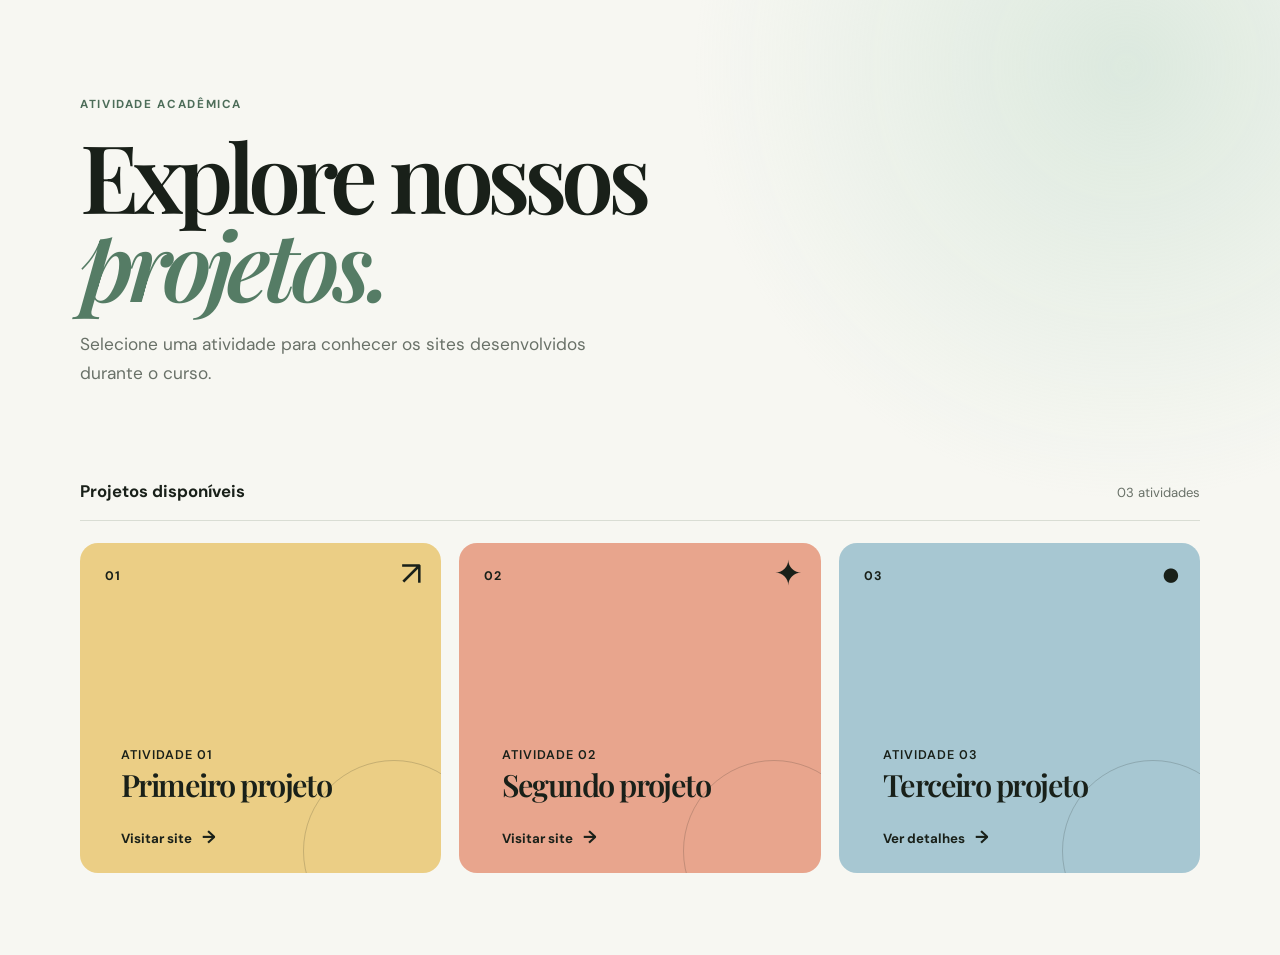
<file: index.html>
<!doctype html>
<html lang="pt-BR">
  <head>
    <meta charset="UTF-8" />
    <meta name="viewport" content="width=device-width, initial-scale=1.0" />
    <meta
      name="description"
      content="Página inicial da atividade acadêmica com acesso aos projetos."
    />
    <title>Atividade Acadêmica | Projetos</title>
    <link rel="preconnect" href="https://fonts.googleapis.com" />
    <link rel="preconnect" href="https://fonts.gstatic.com" crossorigin />
    <link
      href="https://fonts.googleapis.com/css2?family=DM+Sans:wght@400;500;600;700&family=Playfair+Display:wght@600;700&display=swap"
      rel="stylesheet"
    />
    <link rel="stylesheet" href="style.css" />
  </head>
  <body>
    <main class="page-shell">
      <header class="hero">
        <p class="eyebrow">Atividade acadêmica</p>
        <h1>Explore nossos<br /><em>projetos.</em></h1>
        <p class="intro">
          Selecione uma atividade para conhecer os sites desenvolvidos durante o curso.
        </p>
      </header>

      <section class="projects" aria-labelledby="projects-title">
        <div class="section-heading">
          <h2 id="projects-title">Projetos disponíveis</h2>
          <span>03 atividades</span>
        </div>

        <div class="card-grid">
          <a class="project-card card-amber" href="pagina1/" target="_blank" rel="noopener noreferrer">
            <div class="card-number">01</div>
            <div class="card-icon" aria-hidden="true">↗</div>
            <div class="card-content">
              <p>Atividade 01</p>
              <h3>Primeiro projeto</h3>
              <span>Visitar site <b>→</b></span>
            </div>
          </a>

          <a class="project-card card-coral" href="pagina2/" target="_blank" rel="noopener noreferrer">
            <div class="card-number">02</div>
            <div class="card-icon" aria-hidden="true">✦</div>
            <div class="card-content">
              <p>Atividade 02</p>
              <h3>Segundo projeto</h3>
              <span>Visitar site <b>→</b></span>
            </div>
          </a>

          <a class="project-card card-blue" href="pagina3/">
            <div class="card-number">03</div>
            <div class="card-icon" aria-hidden="true">●</div>
            <div class="card-content">
              <p>Atividade 03</p>
              <h3>Terceiro projeto</h3>
              <span>Ver detalhes <b>→</b></span>
            </div>
          </a>
        </div>
      </section>
    </main>
  </body>
</html>
</file>
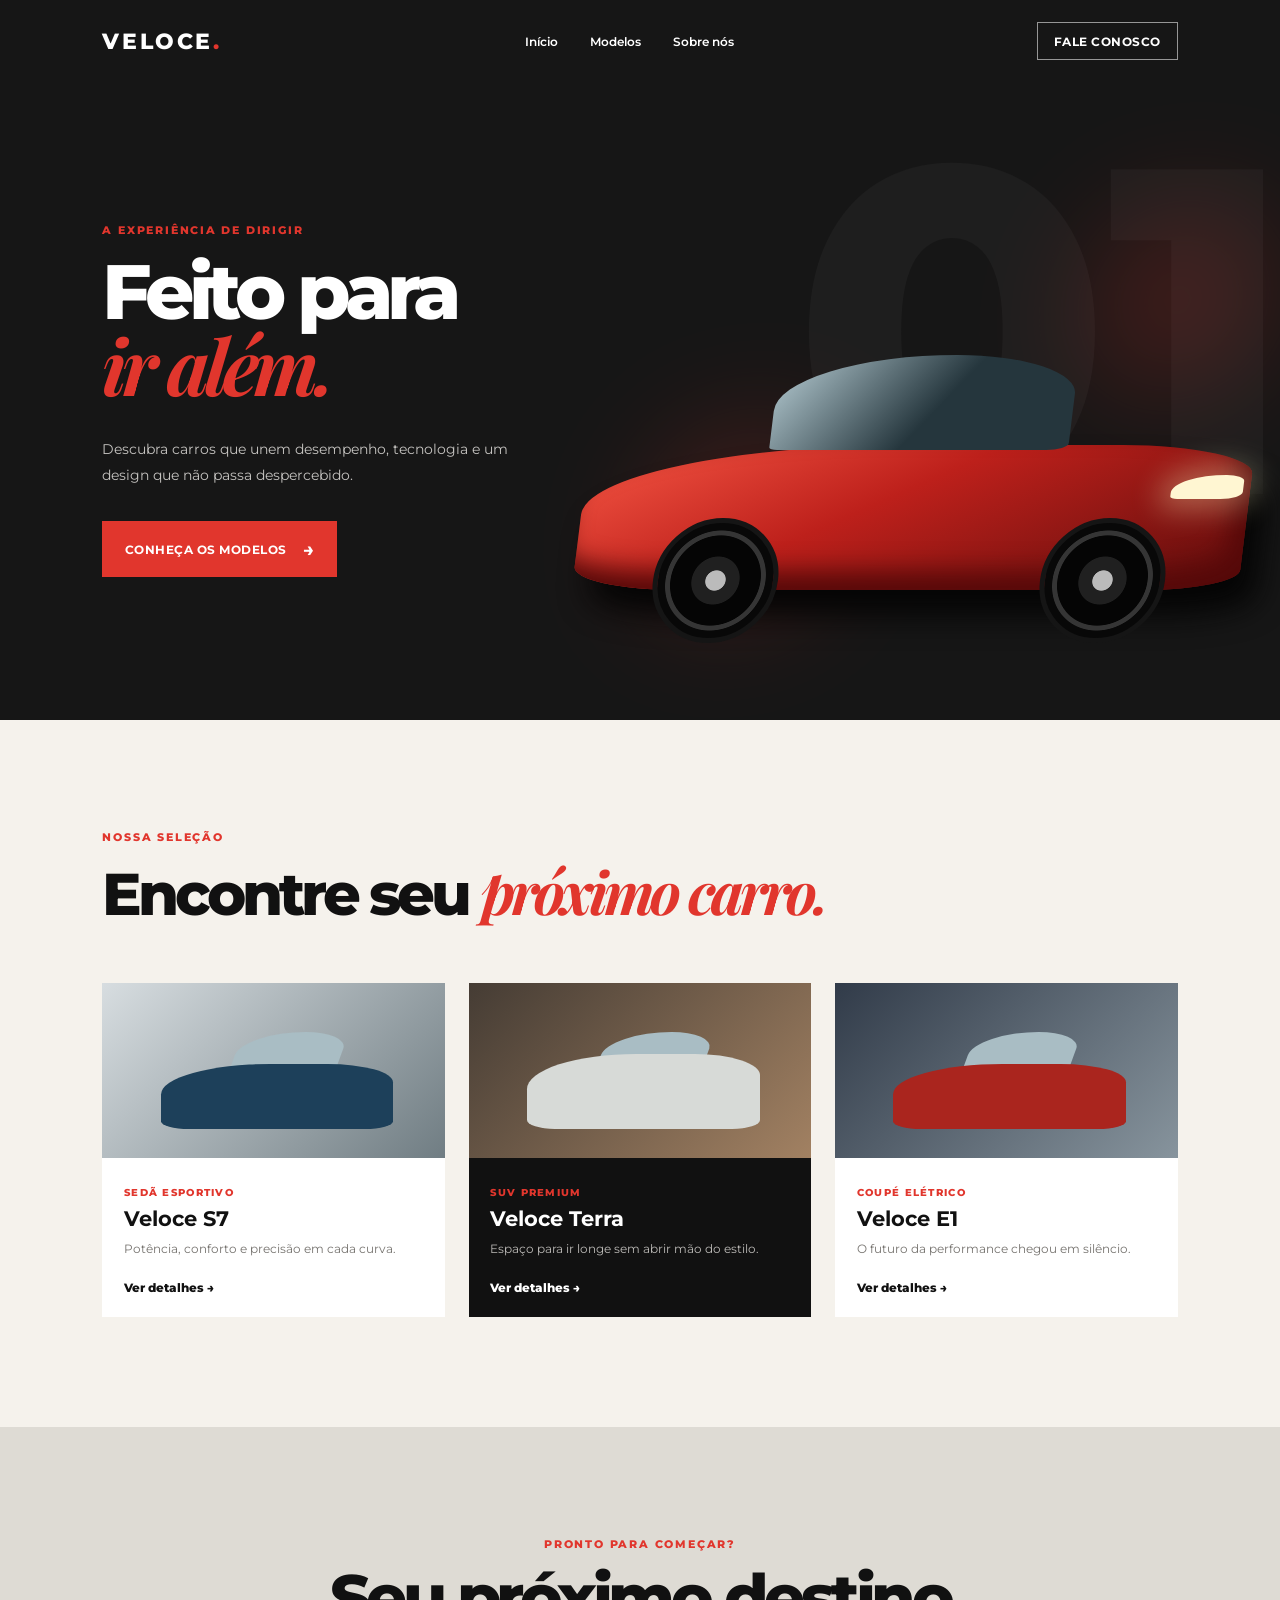
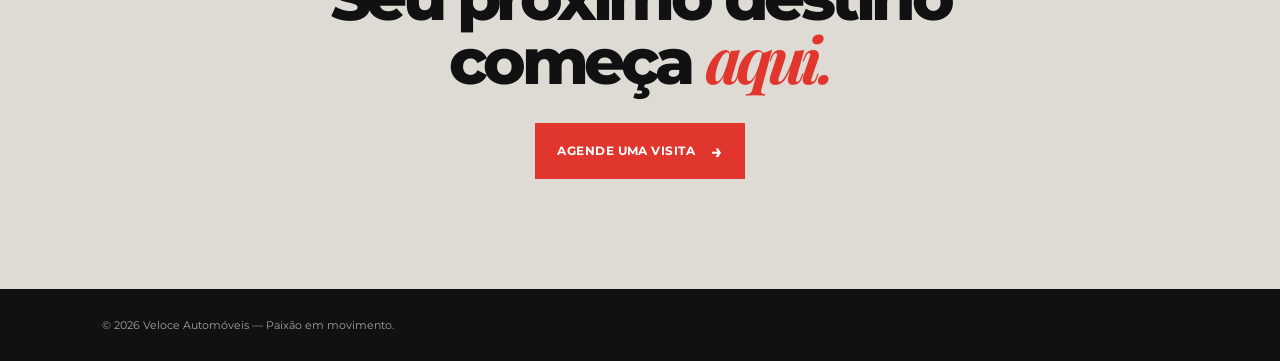
<file: pagina1/index.html>
<!DOCTYPE html>
<html lang="pt-BR">
<head>
  <meta charset="UTF-8">
  <meta name="viewport" content="width=device-width, initial-scale=1.0">
  <title>Veloce | Carros que inspiram</title>
  <link rel="preconnect" href="https://fonts.googleapis.com">
  <link rel="preconnect" href="https://fonts.gstatic.com" crossorigin>
  <link href="https://fonts.googleapis.com/css2?family=Montserrat:wght@400;500;600;700;800&family=Playfair+Display:ital,wght@0,700;0,800;1,700&display=swap" rel="stylesheet">
  <link rel="stylesheet" href="style.css">
</head>
<body>
  <header class="cabecalho">
    <a class="logo" href="#inicio">VELOCE<span>.</span></a>
    <nav>
      <a href="#inicio">Início</a>
      <a href="#modelos">Modelos</a>
      <a href="#sobre">Sobre nós</a>
    </nav>
    <a class="botao botao-contorno" href="#contato">Fale conosco</a>
  </header>

  <main>
    <section class="hero" id="inicio">
      <div class="hero-texto">
        <p class="etiqueta">A experiência de dirigir</p>
        <h1>Feito para<br><em>ir além.</em></h1>
        <p class="descricao">Descubra carros que unem desempenho, tecnologia e um design que não passa despercebido.</p>
        <a class="botao" href="#modelos">Conheça os modelos <span>→</span></a>
      </div>
      <div class="hero-carro" aria-label="Carro esportivo vermelho">
        <div class="luz luz-1"></div>
        <div class="luz luz-2"></div>
        <div class="carro-corpo"></div>
        <div class="carro-janela"></div>
        <div class="roda roda-esquerda"></div>
        <div class="roda roda-direita"></div>
        <div class="farol"></div>
      </div>
      <div class="numero-fundo">01</div>
    </section>

    <section class="modelos" id="modelos">
      <div class="titulo-secao">
        <p class="etiqueta">Nossa seleção</p>
        <h2>Encontre seu <em>próximo carro.</em></h2>
      </div>
      <div class="grade-carros">
        <article class="cartao">
          <div class="imagem-carro sedan"></div>
          <p class="tipo">Sedã esportivo</p>
          <h3>Veloce S7</h3>
          <p>Potência, conforto e precisão em cada curva.</p>
          <a href="#contato">Ver detalhes →</a>
        </article>
        <article class="cartao destaque">
          <div class="imagem-carro suv"></div>
          <p class="tipo">SUV premium</p>
          <h3>Veloce Terra</h3>
          <p>Espaço para ir longe sem abrir mão do estilo.</p>
          <a href="#contato">Ver detalhes →</a>
        </article>
        <article class="cartao">
          <div class="imagem-carro coupe"></div>
          <p class="tipo">Coupé elétrico</p>
          <h3>Veloce E1</h3>
          <p>O futuro da performance chegou em silêncio.</p>
          <a href="#contato">Ver detalhes →</a>
        </article>
      </div>
    </section>

    <section class="contato" id="contato">
      <p class="etiqueta">Pronto para começar?</p>
      <h2>Seu próximo destino<br>começa <em>aqui.</em></h2>
      <a class="botao" href="mailto:contato@veloce.com">Agende uma visita <span>→</span></a>
    </section>
  </main>

  <footer id="sobre">© 2026 Veloce Automóveis — Paixão em movimento.</footer>
</body>
</html>
</file>
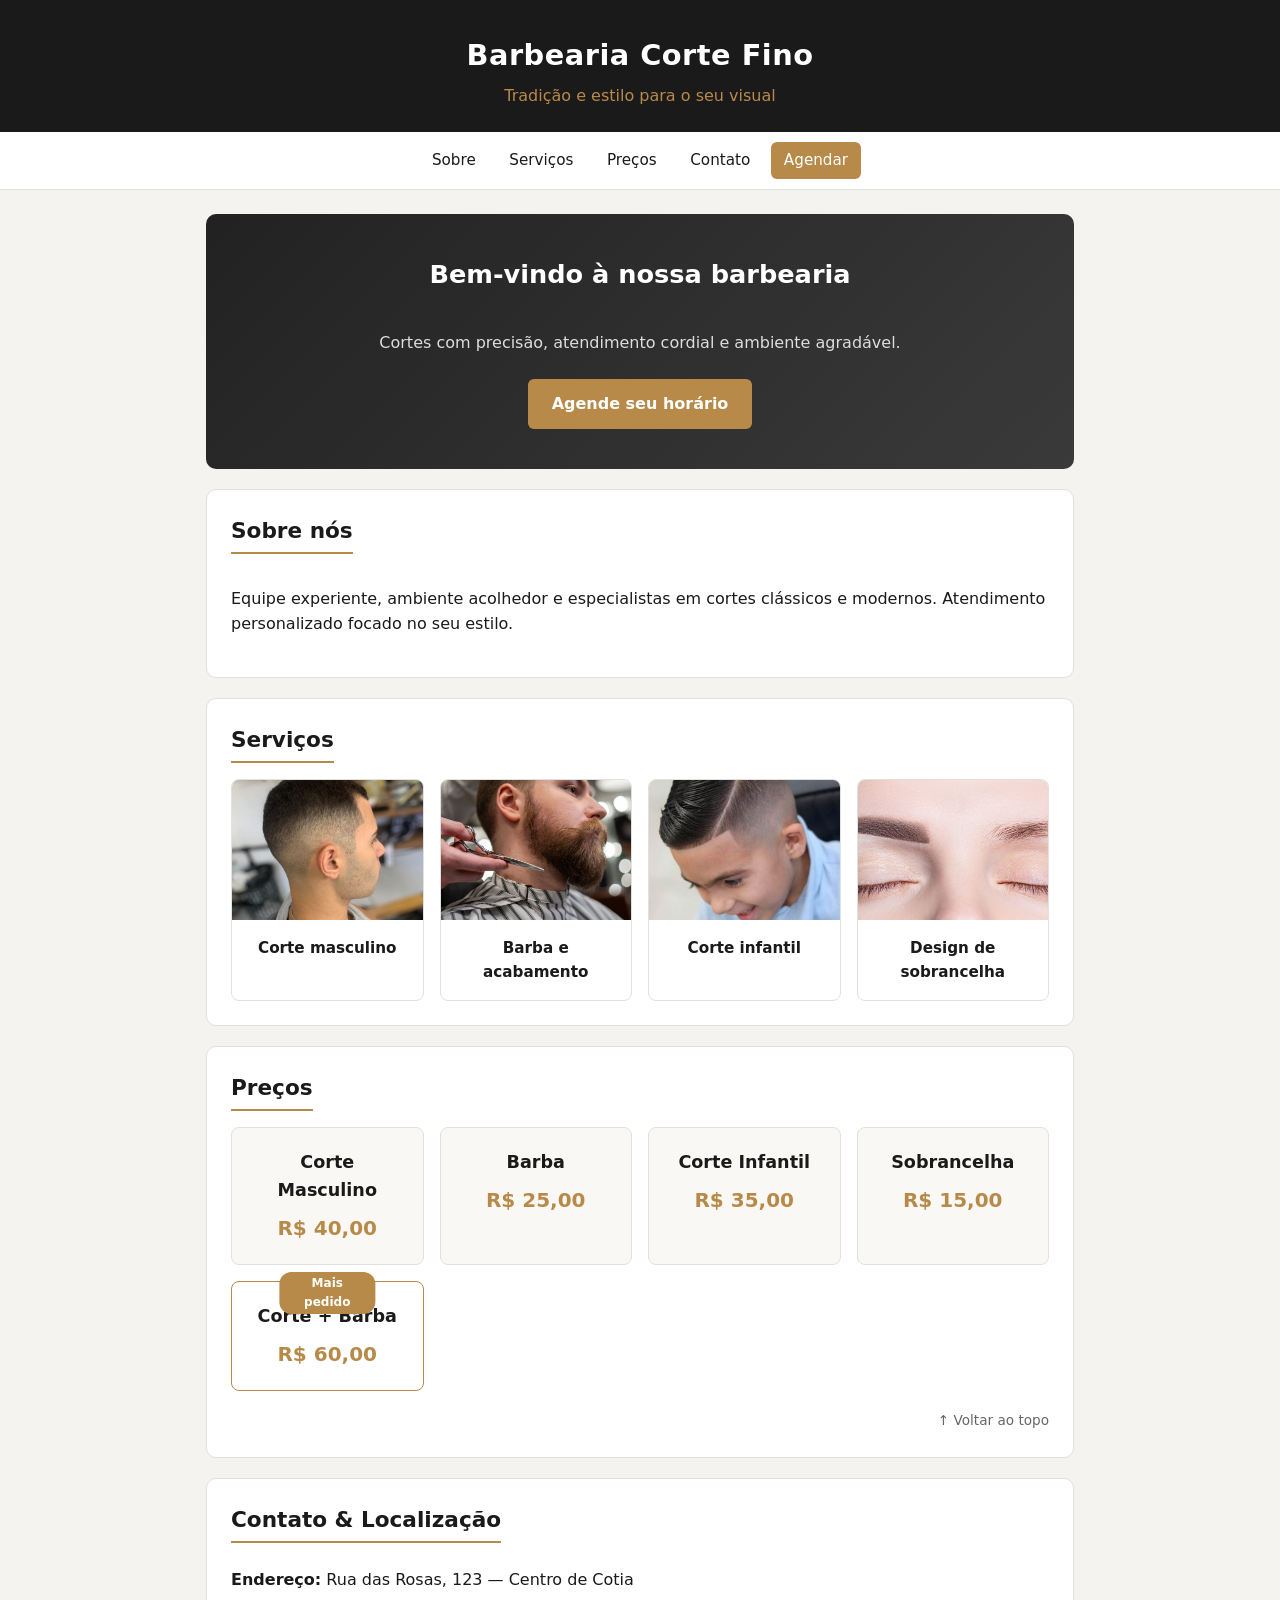
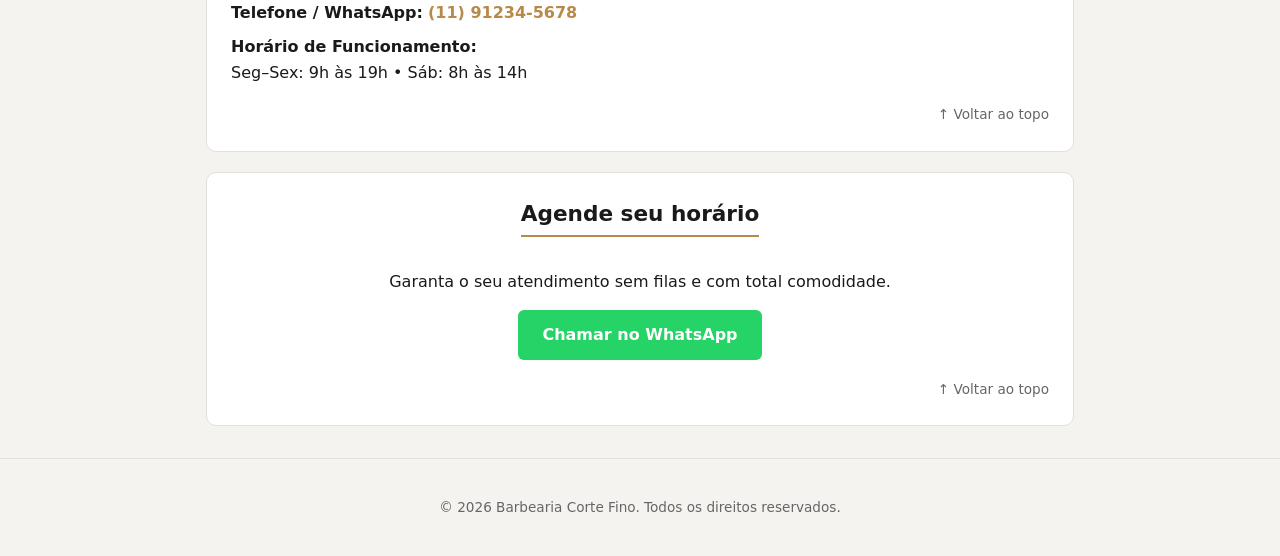
<file: pagina2/index.html>
<!DOCTYPE html>
<html lang="pt-BR">
<head>
    <meta charset="utf-8">
    <meta name="viewport" content="width=device-width, initial-scale=1">
    <title>Barbearia Corte Fino</title>
    <link rel="stylesheet" href="style.css">
</head>

<body id="top">
    <header>
        <div class="container header-inner">
            <h1>Barbearia Corte Fino</h1>
            <p>Tradição e estilo para o seu visual</p>
        </div>
    </header>

    <nav class="top-nav" aria-label="Navegação rápida">
        <div class="container nav-inner">
            <a href="#sobre">Sobre</a>
            <a href="#servicos">Serviços</a>
            <a href="#precos">Preços</a>
            <a href="#contato">Contato</a>
            <a href="#agendamento" class="nav-cta">Agendar</a>
        </div>
    </nav>

    <main>
        <section class="hero">
            <div class="hero-inner">
                <h2>Bem-vindo à nossa barbearia</h2>
                <p>Cortes com precisão, atendimento cordial e ambiente agradável.</p>
                <a class="btn" href="#agendamento">Agende seu horário</a>
            </div>
        </section>

        <section id="sobre">
            <h2>Sobre nós</h2>
            <p>Equipe experiente, ambiente acolhedor e especialistas em cortes clássicos e modernos. Atendimento personalizado focado no seu estilo.</p>
        </section>

        <section id="servicos">
            <h2>Serviços</h2>
            <div class="services-grid">
                <article class="service-card">
                    <img src="images/corte-degrade-masculino-curto-2.jpg" alt="Foto de corte masculino" class="service-img">
                    <h3>Corte masculino</h3>
                </article>
                <article class="service-card">
                    <img src="images/barba.jpg" alt="Foto de barbearia e acabamento de barba" class="service-img">
                    <h3>Barba e acabamento</h3>
                </article>
                <article class="service-card">
                    <img src="images/corte-de-cabelo-infantil-menino-6.jpg" alt="Foto de corte infantil" class="service-img">
                    <h3>Corte infantil</h3>
                </article>
                <article class="service-card">
                    <img src="images/sobrancelha.jpg" alt="Foto de design de sobrancelha masculino" class="service-img">
                    <h3>Design de sobrancelha</h3>
                </article>
            </div>
        </section>

        <section id="precos">
            <h2>Preços</h2>
            <div class="prices-grid">
                <div class="price-item">
                    <h4>Corte Masculino</h4>
                    <p class="price">R$ 40,00</p>
                </div>
                <div class="price-item">
                    <h4>Barba</h4>
                    <p class="price">R$ 25,00</p>
                </div>
                <div class="price-item">
                    <h4>Corte Infantil</h4>
                    <p class="price">R$ 35,00</p>
                </div>
                <div class="price-item">
                    <h4>Sobrancelha</h4>
                    <p class="price">R$ 15,00</p>
                </div>
                <div class="price-item popular">
                    <span class="badge">Mais pedido</span>
                    <h4>Corte + Barba</h4>
                    <p class="price">R$ 60,00</p>
                </div>
            </div>
            <p class="top-link"><a href="#top">↑ Voltar ao topo</a></p>
        </section>

        <section id="contato">
            <h2>Contato & Localização</h2>
            <div class="contact-inner">
                <p><strong>Endereço:</strong> Rua das Rosas, 123 — Centro de Cotia</p>
                <p><strong>Telefone / WhatsApp:</strong> <a href="https://wa.me/5511912345678" target="_blank" rel="noopener">(11) 91234-5678</a></p>
                <p><strong>Horário de Funcionamento:</strong><br>Seg–Sex: 9h às 19h • Sáb: 8h às 14h</p>
            </div>
            <p class="top-link"><a href="#top">↑ Voltar ao topo</a></p>
        </section>

        <section id="agendamento" class="agendamento-section">
            <h2>Agende seu horário</h2>
            <p>Garanta o seu atendimento sem filas e com total comodidade.</p>
            <a class="btn btn-whatsapp" href="https://wa.me/5511912345678" target="_blank" rel="noopener">Chamar no WhatsApp</a>
            <p class="top-link"><a href="#top">↑ Voltar ao topo</a></p>
        </section>
    </main>

    <footer>
        <p>© 2026 Barbearia Corte Fino. Todos os direitos reservados.</p>
    </footer>
</body>
</html>
</file>
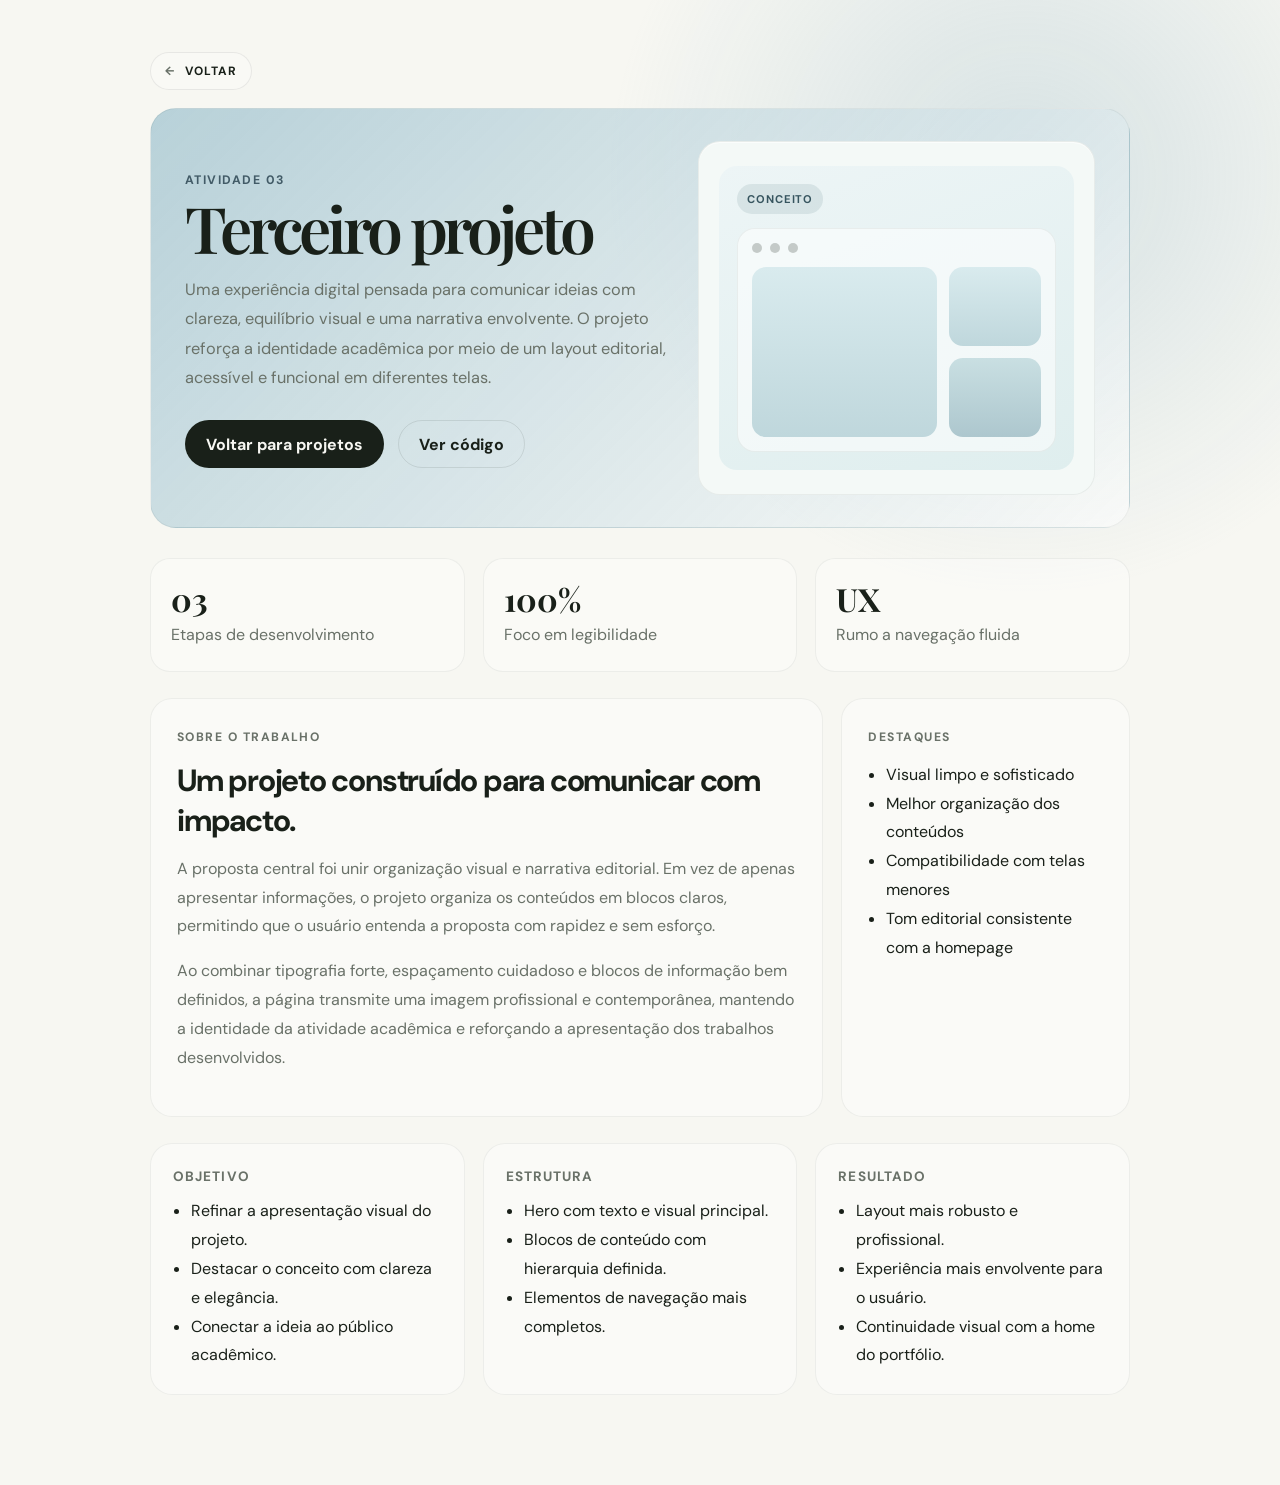
<file: pagina3/index.html>
<!doctype html>
<html lang="pt-BR">
  <head>
    <meta charset="UTF-8" />
    <meta name="viewport" content="width=device-width, initial-scale=1.0" />
    <meta
      name="description"
      content="Detalhes do Projeto 3: página com a mesma temática do portfólio acadêmico."
    />
    <title>Projeto 3 | Atividade Acadêmica</title>
    <link rel="preconnect" href="https://fonts.googleapis.com" />
    <link rel="preconnect" href="https://fonts.gstatic.com" crossorigin />
    <link
      href="https://fonts.googleapis.com/css2?family=DM+Sans:wght@400;500;600;700&family=Playfair+Display:wght@600;700&display=swap"
      rel="stylesheet"
    />
    <link rel="stylesheet" href="style.css" />
  </head>
  <body class="detail-page">
    <main class="page-shell detail-shell">
      <a class="breadcrumb" href="index.html">← <span>Voltar</span></a>

      <section class="project-hero" aria-labelledby="project-title">
        <div>
          <span class="project-tag">Atividade 03</span>
          <h1 id="project-title">Terceiro projeto</h1>
          <p class="project-summary">
            Uma experiência digital pensada para comunicar ideias com clareza, equilíbrio visual e
            uma narrativa envolvente. O projeto reforça a identidade acadêmica por meio de um layout
            editorial, acessível e funcional em diferentes telas.
          </p>
          <div class="detail-actions align-left">
            <a class="button-link" href="index.html">Voltar para projetos</a>
            <a class="button-link secondary" href="https://github.com" target="_blank" rel="noopener noreferrer">Ver código</a>
          </div>
        </div>

        <div class="project-visual" aria-label="Prévia visual do projeto">
          <div class="visual-card large">
            <span class="mini-label">Conceito</span>
            <div class="device-window" aria-hidden="true">
              <div class="window-bar">
                <span></span>
                <span></span>
                <span></span>
              </div>
              <div class="window-body">
                <div class="window-panel panel-main"></div>
                <div class="window-panel panel-side"></div>
                <div class="window-panel panel-card"></div>
              </div>
            </div>
          </div>
        </div>
      </section>

      <section class="metrics" aria-label="Indicadores do projeto">
        <article class="metric-card">
          <strong>03</strong>
          <span>Etapas de desenvolvimento</span>
        </article>
        <article class="metric-card">
          <strong>100%</strong>
          <span>Foco em legibilidade</span>
        </article>
        <article class="metric-card">
          <strong>UX</strong>
          <span>Rumo a navegação fluida</span>
        </article>
      </section>

      <section class="content-grid">
        <article class="story-panel wide">
          <p class="section-kicker">Sobre o trabalho</p>
          <h2>Um projeto construído para comunicar com impacto.</h2>
          <p>
            A proposta central foi unir organização visual e narrativa editorial. Em vez de apenas
            apresentar informações, o projeto organiza os conteúdos em blocos claros, permitindo que o
            usuário entenda a proposta com rapidez e sem esforço.
          </p>
          <p>
            Ao combinar tipografia forte, espaçamento cuidadoso e blocos de informação bem definidos,
            a página transmite uma imagem profissional e contemporânea, mantendo a identidade da
            atividade acadêmica e reforçando a apresentação dos trabalhos desenvolvidos.
          </p>
        </article>

        <aside class="story-panel aside-panel">
          <p class="section-kicker">Destaques</p>
          <ul>
            <li>Visual limpo e sofisticado</li>
            <li>Melhor organização dos conteúdos</li>
            <li>Compatibilidade com telas menores</li>
            <li>Tom editorial consistente com a homepage</li>
          </ul>
        </aside>
      </section>

      <section class="info-grid" aria-label="Detalhes do projeto">
        <article class="info-panel">
          <h2>Objetivo</h2>
          <ul>
            <li>Refinar a apresentação visual do projeto.</li>
            <li>Destacar o conceito com clareza e elegância.</li>
            <li>Conectar a ideia ao público acadêmico.</li>
          </ul>
        </article>

        <article class="info-panel">
          <h2>Estrutura</h2>
          <ul>
            <li>Hero com texto e visual principal.</li>
            <li>Blocos de conteúdo com hierarquia definida.</li>
            <li>Elementos de navegação mais completos.</li>
          </ul>
        </article>

        <article class="info-panel">
          <h2>Resultado</h2>
          <ul>
            <li>Layout mais robusto e profissional.</li>
            <li>Experiência mais envolvente para o usuário.</li>
            <li>Continuidade visual com a home do portfólio.</li>
          </ul>
        </article>
      </section>
    </main>
  </body>
</html>
</file>
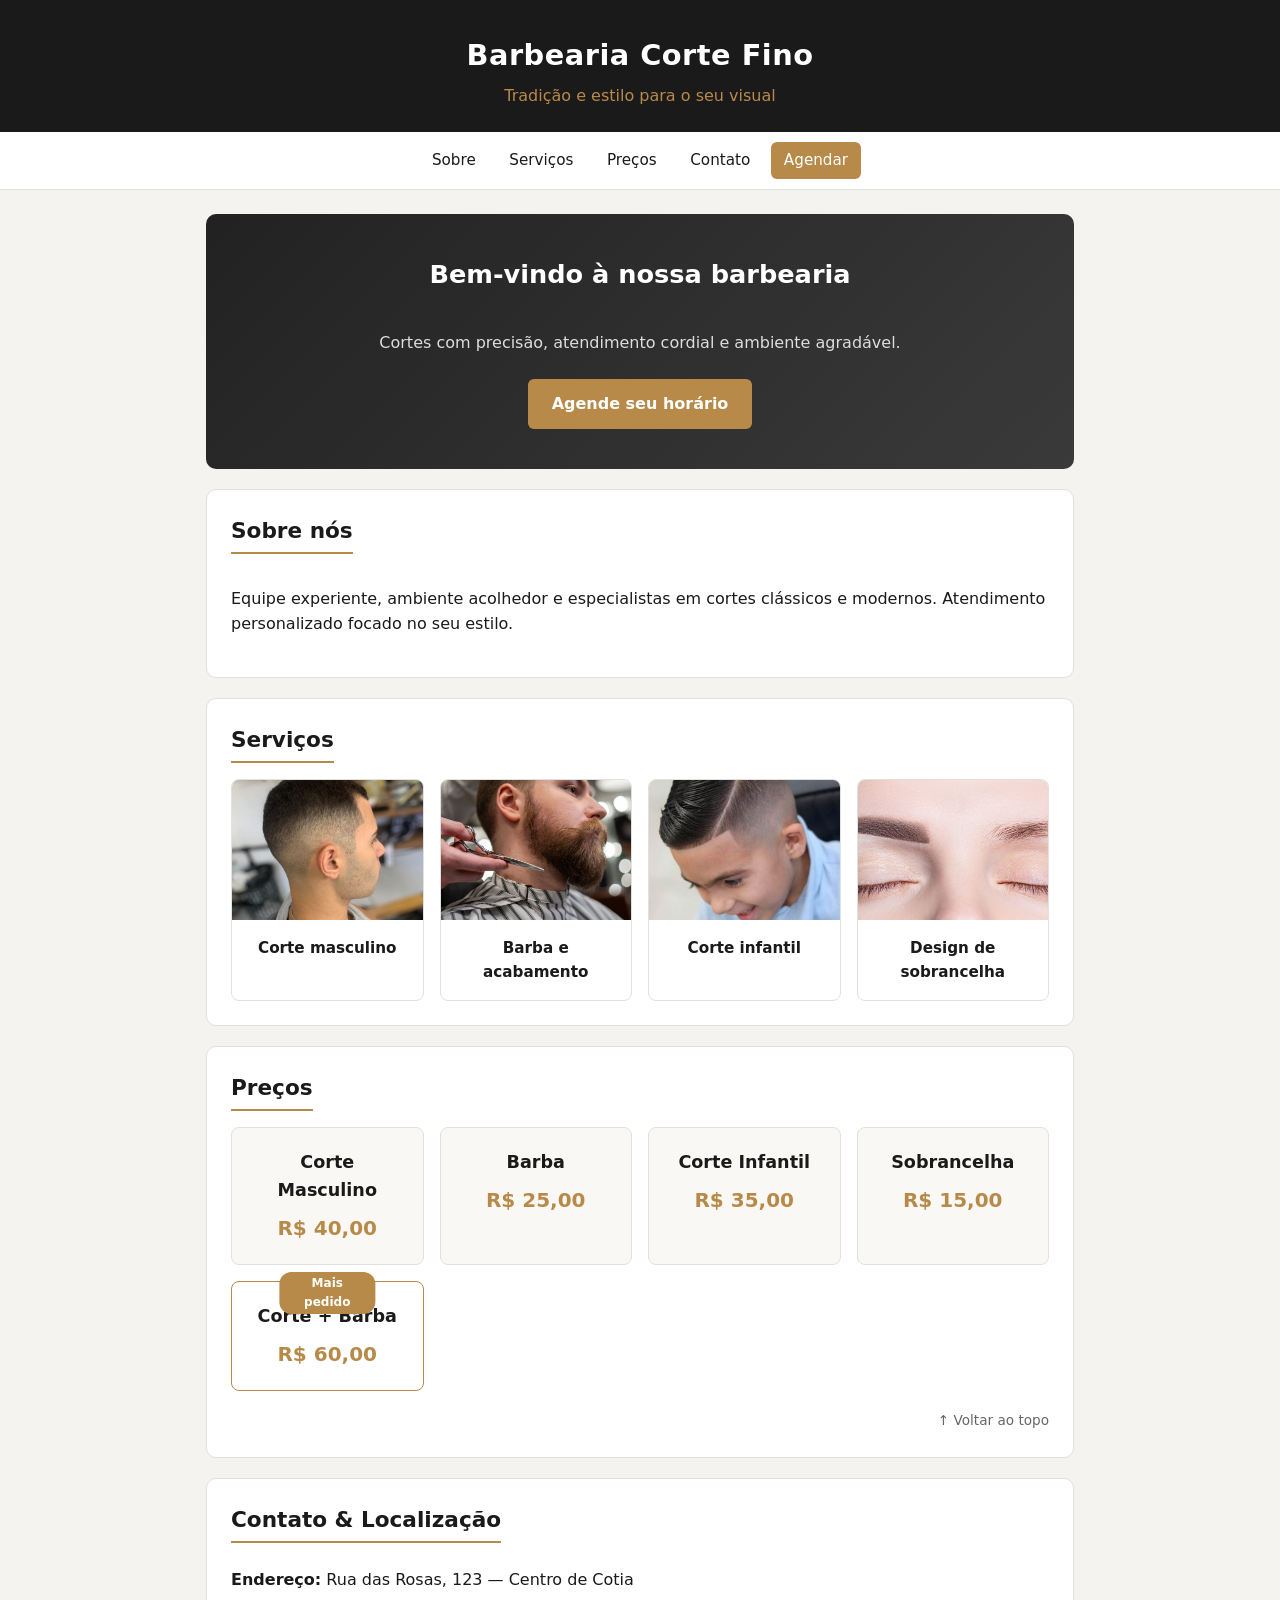
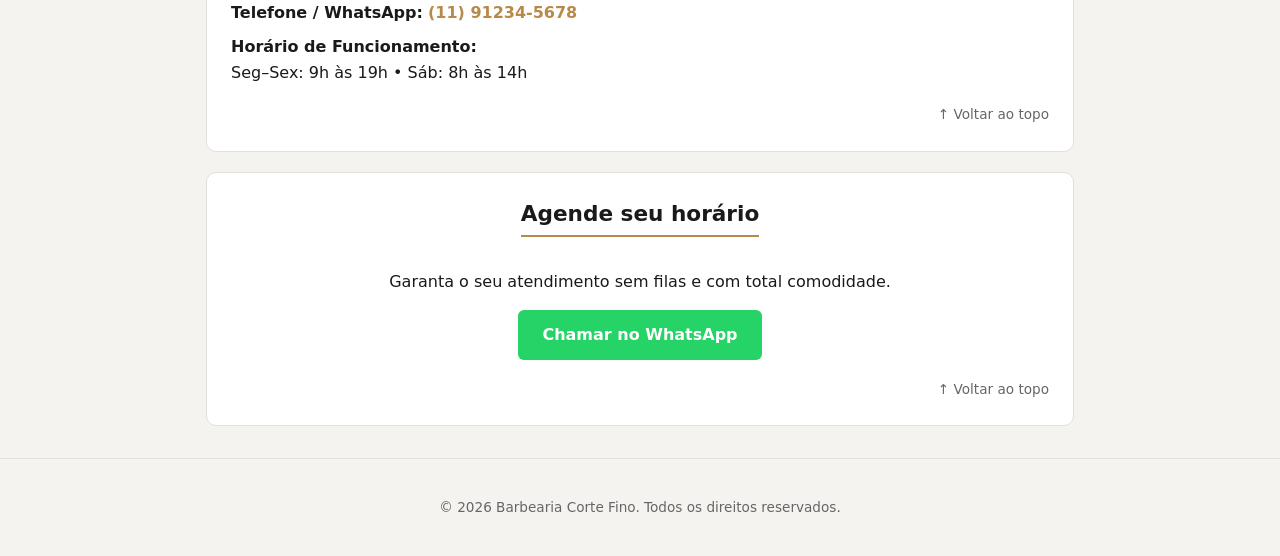
<file: Atividade2/Atividade2.html>
<!DOCTYPE html>
<html lang="pt-BR">
<head>
    <meta charset="utf-8">
    <meta name="viewport" content="width=device-width, initial-scale=1">
    <title>Barbearia Corte Fino</title>
    <link rel="stylesheet" href="Atividade2.css">
</head>

<body id="top">
    <header>
        <div class="container header-inner">
            <h1>Barbearia Corte Fino</h1>
            <p>Tradição e estilo para o seu visual</p>
        </div>
    </header>

    <nav class="top-nav" aria-label="Navegação rápida">
        <div class="container nav-inner">
            <a href="#sobre">Sobre</a>
            <a href="#servicos">Serviços</a>
            <a href="#precos">Preços</a>
            <a href="#contato">Contato</a>
            <a href="#agendamento" class="nav-cta">Agendar</a>
        </div>
    </nav>

    <main>
        <section class="hero">
            <div class="hero-inner">
                <h2>Bem-vindo à nossa barbearia</h2>
                <p>Cortes com precisão, atendimento cordial e ambiente agradável.</p>
                <a class="btn" href="#agendamento">Agende seu horário</a>
            </div>
        </section>

        <section id="sobre">
            <h2>Sobre nós</h2>
            <p>Equipe experiente, ambiente acolhedor e especialistas em cortes clássicos e modernos. Atendimento personalizado focado no seu estilo.</p>
        </section>

        <section id="servicos">
            <h2>Serviços</h2>
            <div class="services-grid">
                <article class="service-card">
                    <img src="images/corte-degrade-masculino-curto-2.jpg" alt="Foto de corte masculino" class="service-img">
                    <h3>Corte masculino</h3>
                </article>
                <article class="service-card">
                    <img src="images/barba.jpg" alt="Foto de barbearia e acabamento de barba" class="service-img">
                    <h3>Barba e acabamento</h3>
                </article>
                <article class="service-card">
                    <img src="images/corte-de-cabelo-infantil-menino-6.jpg" alt="Foto de corte infantil" class="service-img">
                    <h3>Corte infantil</h3>
                </article>
                <article class="service-card">
                    <img src="images/sobrancelha.jpg" alt="Foto de design de sobrancelha masculino" class="service-img">
                    <h3>Design de sobrancelha</h3>
                </article>
            </div>
        </section>

        <section id="precos">
            <h2>Preços</h2>
            <div class="prices-grid">
                <div class="price-item">
                    <h4>Corte Masculino</h4>
                    <p class="price">R$ 40,00</p>
                </div>
                <div class="price-item">
                    <h4>Barba</h4>
                    <p class="price">R$ 25,00</p>
                </div>
                <div class="price-item">
                    <h4>Corte Infantil</h4>
                    <p class="price">R$ 35,00</p>
                </div>
                <div class="price-item">
                    <h4>Sobrancelha</h4>
                    <p class="price">R$ 15,00</p>
                </div>
                <div class="price-item popular">
                    <span class="badge">Mais pedido</span>
                    <h4>Corte + Barba</h4>
                    <p class="price">R$ 60,00</p>
                </div>
            </div>
            <p class="top-link"><a href="#top">↑ Voltar ao topo</a></p>
        </section>

        <section id="contato">
            <h2>Contato & Localização</h2>
            <div class="contact-inner">
                <p><strong>Endereço:</strong> Rua das Rosas, 123 — Centro de Cotia</p>
                <p><strong>Telefone / WhatsApp:</strong> <a href="https://wa.me/5511912345678" target="_blank" rel="noopener">(11) 91234-5678</a></p>
                <p><strong>Horário de Funcionamento:</strong><br>Seg–Sex: 9h às 19h • Sáb: 8h às 14h</p>
            </div>
            <p class="top-link"><a href="#top">↑ Voltar ao topo</a></p>
        </section>

        <section id="agendamento" class="agendamento-section">
            <h2>Agende seu horário</h2>
            <p>Garanta o seu atendimento sem filas e com total comodidade.</p>
            <a class="btn btn-whatsapp" href="https://wa.me/5511912345678" target="_blank" rel="noopener">Chamar no WhatsApp</a>
            <p class="top-link"><a href="#top">↑ Voltar ao topo</a></p>
        </section>
    </main>

    <footer>
        <p>© 2026 Barbearia Corte Fino. Todos os direitos reservados.</p>
    </footer>
</body>
</html>
</file>
<file: style.css>
:root {
  --ink: #192019;
  --muted: #697168;
  --line: #d9ddd4;
  --paper: #f7f7f2;
}

* { box-sizing: border-box; }

html { background: var(--paper); }

body {
  margin: 0;
  color: var(--ink);
  font-family: "DM Sans", Arial, sans-serif;
  background:
    radial-gradient(circle at 88% 7%, rgba(188, 217, 199, .45), transparent 27rem),
    var(--paper);
}

.page-shell { width: min(1120px, calc(100% - 48px)); margin: 0 auto; }

.hero { padding: 96px 0 76px; max-width: 760px; }

.eyebrow {
  margin: 0 0 19px;
  color: #4d6d59;
  font-size: .73rem;
  font-weight: 700;
  letter-spacing: .14em;
  text-transform: uppercase;
}

h1, h2, h3, p { margin-top: 0; }

h1 {
  margin-bottom: 23px;
  font-family: "Playfair Display", Georgia, serif;
  font-size: clamp(3.2rem, 7.4vw, 6.4rem);
  font-weight: 600;
  letter-spacing: -.065em;
  line-height: .93;
}

h1 em { color: #557c65; font-weight: 600; }

.intro { max-width: 510px; color: var(--muted); font-size: 1.08rem; line-height: 1.65; }

.projects { padding-bottom: 82px; }

.section-heading {
  display: flex;
  align-items: baseline;
  justify-content: space-between;
  padding-bottom: 18px;
  border-bottom: 1px solid var(--line);
}

.section-heading h2 { margin: 0; font-size: 1.05rem; font-weight: 700; }
.section-heading span { color: var(--muted); font-size: .82rem; }

.card-grid { display: grid; grid-template-columns: repeat(3, 1fr); gap: 18px; margin-top: 22px; }

.project-card {
  position: relative;
  display: flex;
  min-height: 330px;
  padding: 25px;
  overflow: hidden;
  color: var(--ink);
  text-decoration: none;
  border-radius: 18px;
  transition: transform .25s ease, box-shadow .25s ease;
}

.project-card::after {
  position: absolute;
  right: -44px;
  bottom: -69px;
  width: 180px;
  height: 180px;
  content: "";
  border: 1px solid rgba(25, 32, 25, .18);
  border-radius: 50%;
}

.project-card:hover, .project-card:focus-visible {
  outline: none;
  transform: translateY(-7px);
  box-shadow: 0 18px 30px rgba(28, 45, 32, .15);
}

.card-amber { background: #ebce85; }
.card-coral { background: #e8a58d; }
.card-blue { background: #a7c7d2; }

.card-number { font-size: .78rem; font-weight: 700; letter-spacing: .08em; }

.card-icon {
  position: absolute;
  top: 14px;
  right: 19px;
  font-size: 2.1rem;
  font-weight: 400;
  line-height: 1;
}

.card-content { align-self: flex-end; position: relative; z-index: 1; }
.card-content p { margin-bottom: 7px; font-size: .79rem; font-weight: 600; letter-spacing: .08em; text-transform: uppercase; }
.card-content h3 { margin-bottom: 27px; font-family: "Playfair Display", Georgia, serif; font-size: clamp(1.8rem, 2.4vw, 2.5rem); font-weight: 600; letter-spacing: -.05em; line-height: .96; }
.card-content span { font-size: .83rem; font-weight: 700; }
.card-content b { margin-left: 7px; font-size: 1.1rem; }

@media (max-width: 720px) {
  .page-shell { width: min(100% - 32px, 540px); }
  .hero { padding: 70px 0 56px; }
  .card-grid { grid-template-columns: 1fr; gap: 13px; }
  .project-card { min-height: 225px; }
}
</file>
<file: pagina1/style.css>
:root { --escuro: #111111; --vermelho: #e1362d; --claro: #f5f2ec; --cinza: #76736f; }
* { box-sizing: border-box; margin: 0; }
html { scroll-behavior: smooth; }
body { color: var(--escuro); background: var(--claro); font-family: Montserrat, Arial, sans-serif; }
.cabecalho { height: 82px; padding: 0 8%; display: flex; align-items: center; justify-content: space-between; position: absolute; z-index: 2; width: 100%; color: #fff; }
.logo { color: inherit; font-size: 1.35rem; font-weight: 800; letter-spacing: .12em; text-decoration: none; }.logo span { color: var(--vermelho); }
nav { display: flex; gap: 2rem; } nav a { color: inherit; font-size: .78rem; font-weight: 600; text-decoration: none; }
.botao { display: inline-flex; align-items: center; gap: 1rem; padding: .95rem 1.35rem; background: var(--vermelho); border: 1px solid var(--vermelho); color: #fff; font-size: .75rem; font-weight: 700; letter-spacing: .04em; text-decoration: none; text-transform: uppercase; transition: .25s; }.botao:hover { background: #b71f18; transform: translateY(-2px); }.botao span { font-size: 1.2rem; }
.botao-contorno { background: transparent; border-color: rgba(255,255,255,.55); padding: .65rem 1rem; }.botao-contorno:hover { background: #fff; color: var(--escuro); }
.hero { min-height: 720px; padding: 150px 8% 70px; background: #161616; color: #fff; display: flex; align-items: center; overflow: hidden; position: relative; }.hero-texto { max-width: 570px; z-index: 1; }
.etiqueta { color: var(--vermelho); font-size: .7rem; font-weight: 800; letter-spacing: .16em; margin-bottom: 1.2rem; text-transform: uppercase; }
h1, h2 { font-size: clamp(3rem, 6vw, 5.8rem); font-weight: 800; letter-spacing: -.07em; line-height: .94; } h1 em, h2 em { color: var(--vermelho); font-family: 'Playfair Display', serif; font-weight: 700; }
.descricao { color: #c5c3c0; font-size: .9rem; line-height: 1.8; margin: 2rem 0; max-width: 410px; }
.numero-fundo { color: rgba(255,255,255,.035); font-size: 29rem; font-weight: 800; line-height: 1; position: absolute; right: -1rem; top: 6rem; }
.hero-carro { position: absolute; width: min(52vw, 730px); height: 330px; right: 2%; bottom: 105px; transform: skewX(-7deg); z-index: 1; }.carro-corpo { background: linear-gradient(155deg, #f75745 0%, #bd201b 43%, #5d0d0c 100%); border-radius: 48% 20% 14% 16%; box-shadow: inset -15px -18px 25px #560909, 18px 25px 30px #050505; height: 145px; position: absolute; bottom: 25px; width: 100%; }.carro-janela { background: linear-gradient(130deg, #b8ced5, #25363d 55%); border-radius: 65% 45% 8% 3%; height: 95px; left: 27%; position: absolute; top: 70px; width: 45%; }.roda { background: radial-gradient(circle, #bbb 0 12%, #202020 13% 29%, #050505 30% 55%, #353535 56% 61%, #080808 62%); border: 5px solid #151515; border-radius: 50%; bottom: -28px; height: 125px; position: absolute; width: 125px; }.roda-esquerda { left: 12%; }.roda-direita { right: 11%; }.farol { width: 72px; height: 24px; background: #fff6d2; border-radius: 75% 25% 30% 10%; position: absolute; right: 1%; bottom: 116px; box-shadow: 0 0 28px 12px rgba(255,245,190,.3); }.luz { background: var(--vermelho); border-radius: 50%; filter: blur(60px); height: 190px; opacity: .22; position: absolute; width: 190px; }.luz-1 { right: 0; top: -80px; }.luz-2 { left: 10%; bottom: 0; }
.modelos { padding: 110px 8%; }.titulo-secao h2 { font-size: clamp(2.6rem, 4.6vw, 4.5rem); }.grade-carros { display: grid; grid-template-columns: repeat(3, 1fr); gap: 1.5rem; margin-top: 3.8rem; }.cartao { background: #fff; padding: 1.35rem; }.cartao.destaque { background: var(--escuro); color: #fff; }.imagem-carro { height: 175px; margin: -1.35rem -1.35rem 1.7rem; position: relative; overflow: hidden; }.imagem-carro::after { content: ''; background: #272727; border-radius: 47% 28% 12% 12%; bottom: 29px; height: 65px; left: 17%; position: absolute; width: 68%; }.imagem-carro::before { content: ''; background: #a9bdc4; border-radius: 60% 42% 0 0; bottom: 86px; height: 40px; left: 39%; position: absolute; transform: skewX(-20deg); width: 31%; }.sedan { background: linear-gradient(135deg, #d7dde0, #707d83); }.sedan::after { background: #1d405a; }.suv { background: linear-gradient(135deg, #453c34, #a28162); }.suv::after { background: #d7dad7; height: 75px; }.coupe { background: linear-gradient(135deg, #313b49, #87949d); }.coupe::after { background: #aa251e; }.tipo { color: var(--vermelho); font-size: .62rem; font-weight: 800; letter-spacing: .13em; text-transform: uppercase; }.cartao h3 { font-size: 1.3rem; margin: .5rem 0; }.cartao > p:not(.tipo) { color: var(--cinza); font-size: .78rem; line-height: 1.6; }.destaque > p:not(.tipo) { color: #bcbab7; }.cartao a { color: inherit; display: inline-block; font-size: .72rem; font-weight: 800; margin-top: 1.4rem; text-decoration: none; }
.contato { background: #dedbd4; padding: 110px 8%; text-align: center; }.contato h2 { font-size: clamp(2.6rem, 5vw, 4.7rem); margin-bottom: 2rem; }.contato .etiqueta { margin-bottom: 1rem; } footer { background: var(--escuro); color: #a4a19d; font-size: .7rem; padding: 1.8rem 8%; }
@media (max-width: 800px) { .cabecalho { padding: 0 6%; }.cabecalho nav, .botao-contorno { display: none; }.hero { min-height: 690px; padding: 125px 6% 300px; align-items: flex-start; }.hero-carro { bottom: 50px; right: 5%; width: 90vw; transform: scale(.8) skewX(-7deg); transform-origin: right bottom; }.numero-fundo { font-size: 18rem; top: 200px; }.modelos, .contato { padding: 75px 6%; }.grade-carros { grid-template-columns: 1fr; margin-top: 2.5rem; } }
</file>
<file: pagina2/style.css>
:root {
    --bg: #f4f3f0;
    --card: #ffffff;
    --text: #1a1a1a;
    --muted: #666666;
    --accent: #b88a4a;
    --accent-hover: #9c723a;
    --border: #e2e0db;
}

* {
    box-sizing: border-box;
}

html {
    scroll-behavior: smooth;
}

body {
    margin: 0;
    font-family: system-ui, -apple-system, BlinkMacSystemFont, 'Segoe UI', Roboto, sans-serif;
    background: var(--bg);
    color: var(--text);
    line-height: 1.6;
}

.container {
    max-width: 900px;
    margin: 0 auto;
    padding: 0 1rem;
}

/* Header */
header {
    background: var(--text);
    color: #fff;
    padding: 2rem 1rem 1.5rem;
    text-align: center;
}

header h1 {
    margin: 0;
    font-size: 1.8rem;
    letter-spacing: 0.5px;
}

header p {
    margin: 0.3rem 0 0;
    color: var(--accent);
    font-weight: 500;
}

/* Navegação Fixa (Sticky) */
.top-nav {
    background: #fff;
    border-bottom: 1px solid var(--border);
    position: sticky;
    top: 0;
    z-index: 100;
}

.nav-inner {
    display: flex;
    gap: 0.5rem;
    justify-content: center;
    padding: 0.6rem 1rem;
    overflow-x: auto;
}

.top-nav a {
    color: var(--text);
    text-decoration: none;
    padding: 0.4rem 0.8rem;
    border-radius: 6px;
    font-size: 0.95rem;
    font-weight: 500;
    transition: background 0.2s, color 0.2s;
}

.top-nav a:hover {
    background: rgba(0, 0, 0, 0.05);
}

.top-nav a.nav-cta {
    background: var(--accent);
    color: #fff;
}

.top-nav a.nav-cta:hover {
    background: var(--accent-hover);
}

/* Principal */
main {
    max-width: 900px;
    margin: 1.5rem auto;
    padding: 0 1rem;
}

section {
    background: var(--card);
    padding: 1.5rem;
    margin-bottom: 1.25rem;
    border-radius: 10px;
    border: 1px solid var(--border);
}

h2 {
    margin-top: 0;
    margin-bottom: 1rem;
    color: var(--text);
    font-size: 1.35rem;
    border-bottom: 2px solid var(--accent);
    display: inline-block;
    padding-bottom: 0.2rem;
}

/* Hero Section */
.hero {
    background: linear-gradient(135deg, #222222, #3a3a3a);
    color: #fff;
    text-align: center;
    padding: 2.5rem 1.5rem;
    border: none;
}

.hero h2 {
    color: #fff;
    border-bottom: none;
    font-size: 1.6rem;
}

.hero p {
    color: #ddd;
    margin-bottom: 1.5rem;
}

/* Botões */
.btn {
    display: inline-block;
    background: var(--accent);
    color: #fff;
    padding: 0.75rem 1.5rem;
    border-radius: 6px;
    text-decoration: none;
    font-weight: 600;
    transition: background 0.2s;
}

.btn:hover {
    background: var(--accent-hover);
}

.btn-whatsapp {
    background: #25d366;
}

.btn-whatsapp:hover {
    background: #1ebc57;
}

/* Grids de Serviços e Preços */
.services-grid {
    display: grid;
    grid-template-columns: repeat(auto-fit, minmax(180px, 1fr));
    gap: 1rem;
}

.service-card {
    display: flex;
    flex-direction: column;
    border-radius: 8px;
    border: 1px solid var(--border);
    background: #ffffff;
    overflow: hidden;
    transition: transform 0.2s, box-shadow 0.2s;
}

.service-card:hover {
    transform: translateY(-3px);
    box-shadow: 0 4px 12px rgba(0, 0, 0, 0.08);
}

.service-img {
    width: 100%;
    height: 140px;
    object-fit: cover;
    display: block;
}

.service-card h3 {
    margin: 0;
    padding: 1rem 0.5rem;
    font-size: 0.95rem;
    font-weight: 600;
    text-align: center;
    color: var(--text);
}

.prices-grid {
    display: grid;
    grid-template-columns: repeat(auto-fit, minmax(160px, 1fr)); /* Ajustado para encaixar melhor os 5 itens */
    gap: 1rem;
}

.price-item {
    padding: 1.25rem;
    border-radius: 8px;
    border: 1px solid var(--border);
    background: #faf8f5;
    text-align: center;
    position: relative;
}

.price-item.popular {
    border-color: var(--accent);
    background: #fff;
}

.badge {
    position: absolute;
    top: -10px;
    left: 50%;
    transform: translateX(-50%);
    background: var(--accent);
    color: #fff;
    font-size: 0.75rem;
    padding: 0.1rem 0.6rem;
    border-radius: 12px;
    font-weight: bold;
}

.price-item h4 {
    margin: 0 0 0.5rem;
    font-size: 1.1rem;
}

.price {
    font-weight: 700;
    font-size: 1.25rem;
    color: var(--accent);
    margin: 0;
}

/* Contato & Agendamento */
.contact-inner p {
    margin: 0.5rem 0;
}

.contact-inner a {
    color: var(--accent);
    text-decoration: none;
    font-weight: 600;
}

.contact-inner a:hover {
    text-decoration: underline;
}

.agendamento-section {
    text-align: center;
}

/* Voltar ao topo */
.top-link {
    text-align: right;
    margin-top: 1rem;
    margin-bottom: 0;
}

.top-link a {
    font-size: 0.85rem;
    color: var(--muted);
    text-decoration: none;
}

.top-link a:hover {
    color: var(--text);
}

/* Footer */
footer {
    text-align: center;
    padding: 1.5rem;
    color: var(--muted);
    font-size: 0.85rem;
    border-top: 1px solid var(--border);
    margin-top: 2rem;
}
</file>
<file: pagina3/style.css>
:root {
  --ink: #192019;
  --muted: #697168;
  --line: rgba(25, 32, 25, 0.08);
  --paper: #f7f7f2;
  --panel: rgba(255, 255, 255, 0.42);
  --sky: #dfeef1;
  --sky-deep: #b7d2d9;
  --dark: #192019;
  --white: #f7f7f2;
}

* {
  box-sizing: border-box;
}

html {
  background: var(--paper);
}

body {
  margin: 0;
  font-family: "DM Sans", Arial, sans-serif;
  color: var(--ink);
  background:
    radial-gradient(circle at 80% 12%, rgba(129, 171, 190, 0.28), transparent 26rem),
    var(--paper);
}

img {
  max-width: 100%;
  display: block;
}

.page-shell {
  width: min(1120px, calc(100% - 48px));
  margin: 0 auto;
}

.detail-shell {
  max-width: 980px;
  padding: 52px 0 90px;
}

.breadcrumb {
  display: inline-flex;
  align-items: center;
  gap: 10px;
  margin-bottom: 18px;
  padding: 10px 14px;
  border: 1px solid var(--line);
  border-radius: 999px;
  background: rgba(255, 255, 255, 0.28);
  color: var(--muted);
  font-size: 0.75rem;
  font-weight: 700;
  letter-spacing: 0.08em;
  text-transform: uppercase;
  text-decoration: none;
}

.breadcrumb span {
  color: var(--ink);
}

.project-hero {
  display: grid;
  grid-template-columns: 1.1fr 0.9fr;
  align-items: center;
  gap: 28px;
  margin-bottom: 30px;
  padding: 32px 34px;
  border: 1px solid rgba(25, 32, 25, 0.06);
  border-radius: 26px;
  background: linear-gradient(135deg, rgba(167, 199, 210, 0.8), rgba(255, 255, 255, 0.5));
}

.project-tag {
  display: inline-block;
  margin-bottom: 10px;
  color: #425b67;
  font-size: 0.77rem;
  font-weight: 700;
  letter-spacing: 0.12em;
  text-transform: uppercase;
}

h1, h2, h3, p {
  margin-top: 0;
}

.project-hero h1 {
  margin-bottom: 18px;
  font-family: "Playfair Display", Georgia, serif;
  font-size: clamp(2.6rem, 5vw, 4.8rem);
  font-weight: 600;
  letter-spacing: -0.065em;
  line-height: 0.93;
}

.project-summary {
  margin: 0;
  color: var(--muted);
  font-size: 1.02rem;
  line-height: 1.8;
}

.align-left {
  justify-content: flex-start;
}

.detail-actions {
  display: flex;
  flex-wrap: wrap;
  gap: 14px;
  margin-top: 28px;
}

.button-link {
  display: inline-flex;
  align-items: center;
  justify-content: center;
  min-height: 48px;
  padding: 0 20px;
  border-radius: 999px;
  border: 1px solid rgba(25, 32, 25, 0.1);
  background: var(--dark);
  color: var(--white);
  text-decoration: none;
  font-weight: 700;
}

.button-link.secondary {
  background: transparent;
  color: var(--ink);
}

.project-visual {
  min-height: 310px;
  padding: 24px 20px;
  border-radius: 22px;
  background: #f4f9f7;
  border: 1px solid rgba(25, 32, 25, 0.06);
  box-shadow: inset 0 1px 0 rgba(255, 255, 255, 0.7);
}

.visual-card {
  display: grid;
  gap: 14px;
  height: 100%;
  padding: 18px;
  border-radius: 18px;
  background: linear-gradient(160deg, #edf5f6, #dfeeee);
}

.visual-card .mini-label {
  display: inline-flex;
  width: fit-content;
  padding: 8px 10px;
  border-radius: 999px;
  background: rgba(95, 127, 136, 0.15);
  color: #37555f;
  font-size: 0.7rem;
  font-weight: 700;
  letter-spacing: 0.08em;
  text-transform: uppercase;
}

.device-window {
  display: grid;
  gap: 14px;
  margin-top: auto;
  padding: 14px;
  border: 1px solid rgba(25, 32, 25, 0.06);
  border-radius: 18px;
  background: rgba(255, 255, 255, 0.54);
}

.window-bar {
  display: flex;
  gap: 8px;
}

.window-bar span {
  width: 10px;
  height: 10px;
  border-radius: 50%;
  background: rgba(25, 32, 25, 0.22);
}

.window-body {
  display: grid;
  grid-template-columns: 1.5fr 0.75fr;
  gap: 12px;
  min-height: 170px;
}

.window-panel {
  border-radius: 14px;
  background: linear-gradient(180deg, #d9ebee, #bfd7dc);
}

.panel-main {
  grid-row: span 2;
}

.panel-side {
  min-height: 78px;
}

.panel-card {
  min-height: 78px;
  background: linear-gradient(180deg, #c9dfe2, #adc7ce);
}

.metrics {
  display: grid;
  grid-template-columns: repeat(3, minmax(0, 1fr));
  gap: 18px;
  margin-bottom: 26px;
}

.metric-card {
  display: grid;
  gap: 8px;
  padding: 24px 20px;
  border: 1px solid rgba(25, 32, 25, 0.06);
  border-radius: 20px;
  background: rgba(255, 255, 255, 0.35);
}

.metric-card strong {
  font-family: "Playfair Display", Georgia, serif;
  font-size: clamp(2rem, 2.4vw, 3rem);
  line-height: 1;
}

.metric-card span {
  color: var(--muted);
  line-height: 1.5;
}

.content-grid {
  display: grid;
  grid-template-columns: 1.4fr 0.6fr;
  gap: 18px;
  margin-bottom: 26px;
}

.story-panel {
  padding: 28px 26px;
  border: 1px solid rgba(25, 32, 25, 0.06);
  border-radius: 22px;
  background: rgba(255, 255, 255, 0.38);
}

.section-kicker {
  margin-bottom: 12px;
  color: var(--muted);
  font-size: 0.76rem;
  font-weight: 700;
  letter-spacing: 0.12em;
  text-transform: uppercase;
}

.story-panel h2 {
  margin-bottom: 14px;
  font-size: clamp(1.8rem, 2.4vw, 2.5rem);
  letter-spacing: -0.04em;
}

.story-panel p {
  color: var(--muted);
  line-height: 1.8;
}

.aside-panel ul {
  margin: 0;
  padding-left: 18px;
  color: var(--ink);
  line-height: 1.8;
}

.info-grid {
  display: grid;
  grid-template-columns: repeat(3, minmax(0, 1fr));
  gap: 18px;
}

.info-panel {
  padding: 24px 22px;
  border: 1px solid rgba(25, 32, 25, 0.06);
  border-radius: 22px;
  background: rgba(255, 255, 255, 0.4);
}

.info-panel h2 {
  margin-bottom: 12px;
  font-size: 0.85rem;
  font-weight: 700;
  letter-spacing: 0.08em;
  text-transform: uppercase;
  color: var(--muted);
}

.info-panel ul {
  margin: 0;
  padding-left: 18px;
  color: var(--ink);
  line-height: 1.8;
}

@media (max-width: 720px) {
  .page-shell {
    width: min(100% - 32px, 540px);
  }

  .detail-shell {
    padding-top: 30px;
  }

  .project-hero,
  .info-grid,
  .metrics,
  .content-grid {
    grid-template-columns: 1fr;
  }

  .project-hero {
    padding: 22px 18px;
  }

  .story-panel {
    padding: 22px 18px;
  }
}
</file>
<file: Atividade2/Atividade2.css>
:root {
    --bg: #f4f3f0;
    --card: #ffffff;
    --text: #1a1a1a;
    --muted: #666666;
    --accent: #b88a4a;
    --accent-hover: #9c723a;
    --border: #e2e0db;
}

* {
    box-sizing: border-box;
}

html {
    scroll-behavior: smooth;
}

body {
    margin: 0;
    font-family: system-ui, -apple-system, BlinkMacSystemFont, 'Segoe UI', Roboto, sans-serif;
    background: var(--bg);
    color: var(--text);
    line-height: 1.6;
}

.container {
    max-width: 900px;
    margin: 0 auto;
    padding: 0 1rem;
}

/* Header */
header {
    background: var(--text);
    color: #fff;
    padding: 2rem 1rem 1.5rem;
    text-align: center;
}

header h1 {
    margin: 0;
    font-size: 1.8rem;
    letter-spacing: 0.5px;
}

header p {
    margin: 0.3rem 0 0;
    color: var(--accent);
    font-weight: 500;
}

/* Navegação Fixa (Sticky) */
.top-nav {
    background: #fff;
    border-bottom: 1px solid var(--border);
    position: sticky;
    top: 0;
    z-index: 100;
}

.nav-inner {
    display: flex;
    gap: 0.5rem;
    justify-content: center;
    padding: 0.6rem 1rem;
    overflow-x: auto;
}

.top-nav a {
    color: var(--text);
    text-decoration: none;
    padding: 0.4rem 0.8rem;
    border-radius: 6px;
    font-size: 0.95rem;
    font-weight: 500;
    transition: background 0.2s, color 0.2s;
}

.top-nav a:hover {
    background: rgba(0, 0, 0, 0.05);
}

.top-nav a.nav-cta {
    background: var(--accent);
    color: #fff;
}

.top-nav a.nav-cta:hover {
    background: var(--accent-hover);
}

/* Principal */
main {
    max-width: 900px;
    margin: 1.5rem auto;
    padding: 0 1rem;
}

section {
    background: var(--card);
    padding: 1.5rem;
    margin-bottom: 1.25rem;
    border-radius: 10px;
    border: 1px solid var(--border);
}

h2 {
    margin-top: 0;
    margin-bottom: 1rem;
    color: var(--text);
    font-size: 1.35rem;
    border-bottom: 2px solid var(--accent);
    display: inline-block;
    padding-bottom: 0.2rem;
}

/* Hero Section */
.hero {
    background: linear-gradient(135deg, #222222, #3a3a3a);
    color: #fff;
    text-align: center;
    padding: 2.5rem 1.5rem;
    border: none;
}

.hero h2 {
    color: #fff;
    border-bottom: none;
    font-size: 1.6rem;
}

.hero p {
    color: #ddd;
    margin-bottom: 1.5rem;
}

/* Botões */
.btn {
    display: inline-block;
    background: var(--accent);
    color: #fff;
    padding: 0.75rem 1.5rem;
    border-radius: 6px;
    text-decoration: none;
    font-weight: 600;
    transition: background 0.2s;
}

.btn:hover {
    background: var(--accent-hover);
}

.btn-whatsapp {
    background: #25d366;
}

.btn-whatsapp:hover {
    background: #1ebc57;
}

/* Grids de Serviços e Preços */
.services-grid {
    display: grid;
    grid-template-columns: repeat(auto-fit, minmax(180px, 1fr));
    gap: 1rem;
}

.service-card {
    display: flex;
    flex-direction: column;
    border-radius: 8px;
    border: 1px solid var(--border);
    background: #ffffff;
    overflow: hidden;
    transition: transform 0.2s, box-shadow 0.2s;
}

.service-card:hover {
    transform: translateY(-3px);
    box-shadow: 0 4px 12px rgba(0, 0, 0, 0.08);
}

.service-img {
    width: 100%;
    height: 140px;
    object-fit: cover;
    display: block;
}

.service-card h3 {
    margin: 0;
    padding: 1rem 0.5rem;
    font-size: 0.95rem;
    font-weight: 600;
    text-align: center;
    color: var(--text);
}

.prices-grid {
    display: grid;
    grid-template-columns: repeat(auto-fit, minmax(160px, 1fr)); /* Ajustado para encaixar melhor os 5 itens */
    gap: 1rem;
}

.price-item {
    padding: 1.25rem;
    border-radius: 8px;
    border: 1px solid var(--border);
    background: #faf8f5;
    text-align: center;
    position: relative;
}

.price-item.popular {
    border-color: var(--accent);
    background: #fff;
}

.badge {
    position: absolute;
    top: -10px;
    left: 50%;
    transform: translateX(-50%);
    background: var(--accent);
    color: #fff;
    font-size: 0.75rem;
    padding: 0.1rem 0.6rem;
    border-radius: 12px;
    font-weight: bold;
}

.price-item h4 {
    margin: 0 0 0.5rem;
    font-size: 1.1rem;
}

.price {
    font-weight: 700;
    font-size: 1.25rem;
    color: var(--accent);
    margin: 0;
}

/* Contato & Agendamento */
.contact-inner p {
    margin: 0.5rem 0;
}

.contact-inner a {
    color: var(--accent);
    text-decoration: none;
    font-weight: 600;
}

.contact-inner a:hover {
    text-decoration: underline;
}

.agendamento-section {
    text-align: center;
}

/* Voltar ao topo */
.top-link {
    text-align: right;
    margin-top: 1rem;
    margin-bottom: 0;
}

.top-link a {
    font-size: 0.85rem;
    color: var(--muted);
    text-decoration: none;
}

.top-link a:hover {
    color: var(--text);
}

/* Footer */
footer {
    text-align: center;
    padding: 1.5rem;
    color: var(--muted);
    font-size: 0.85rem;
    border-top: 1px solid var(--border);
    margin-top: 2rem;
}
</file>
